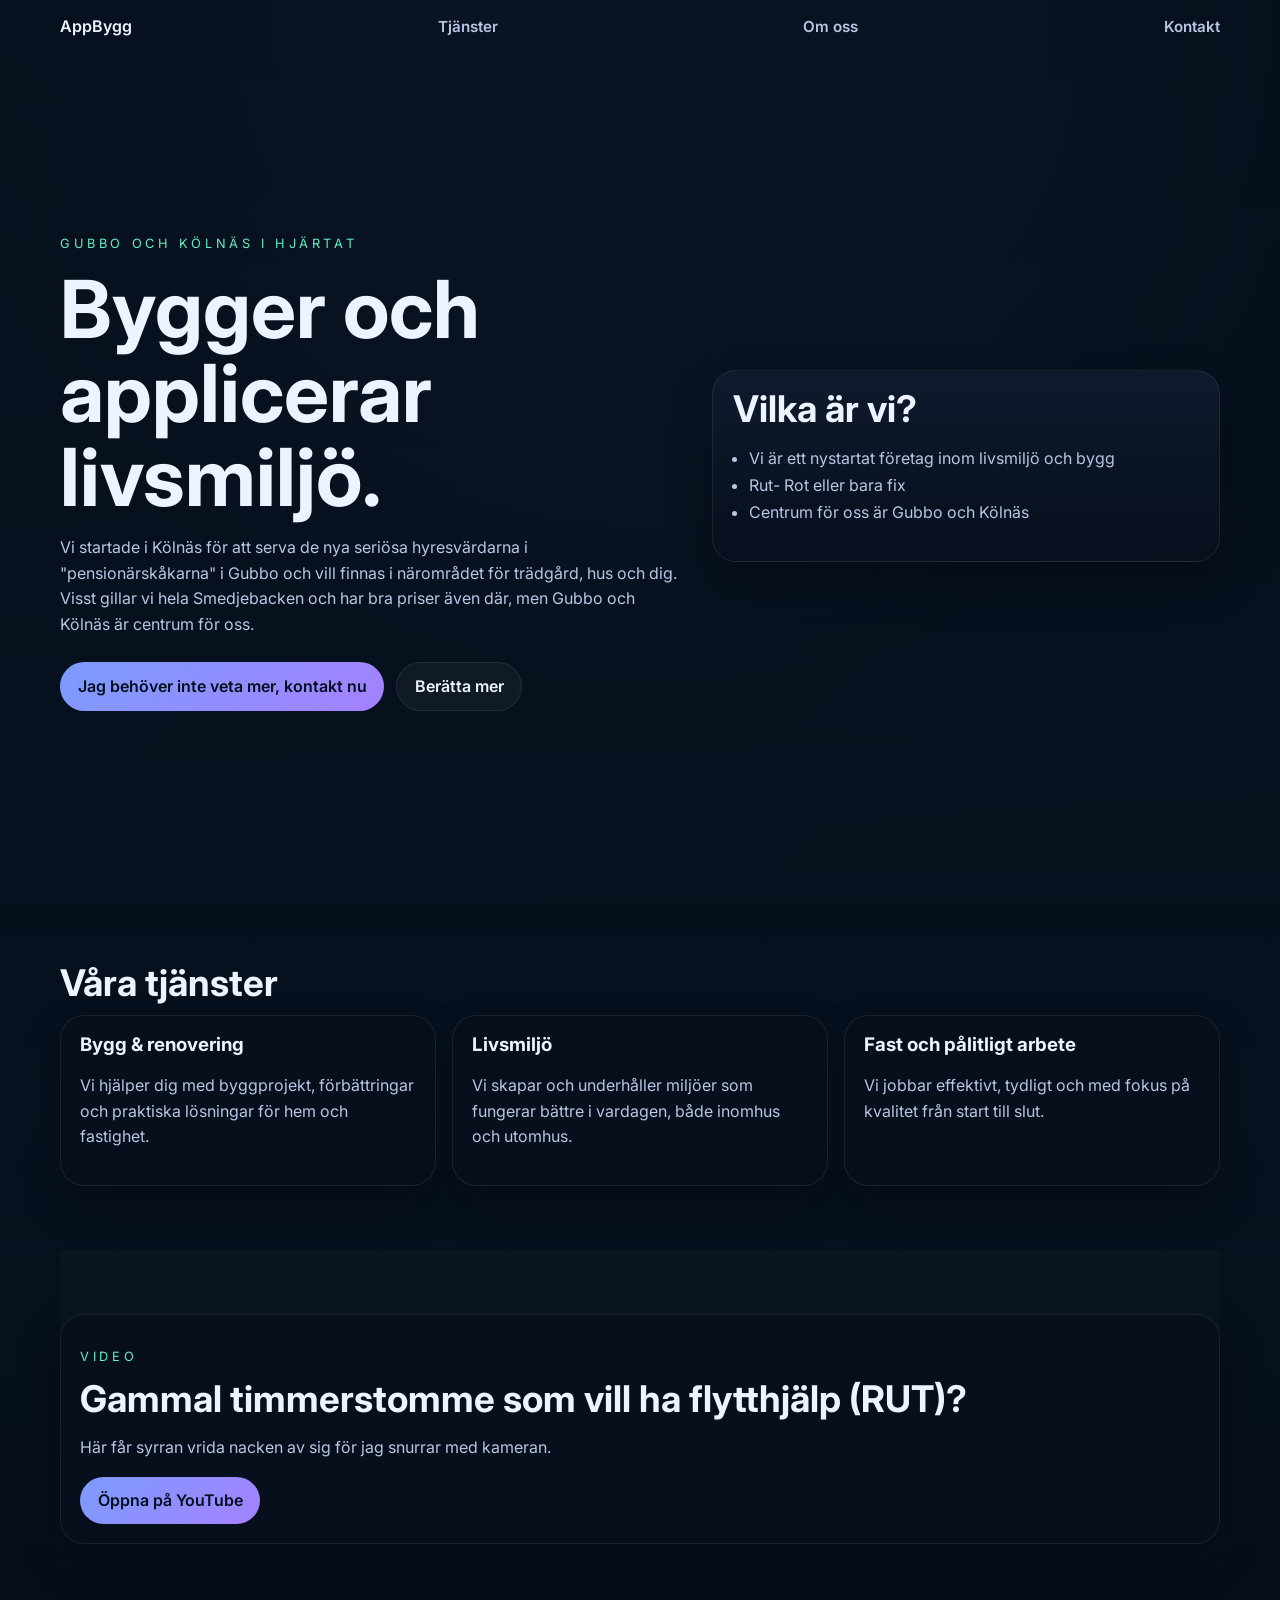
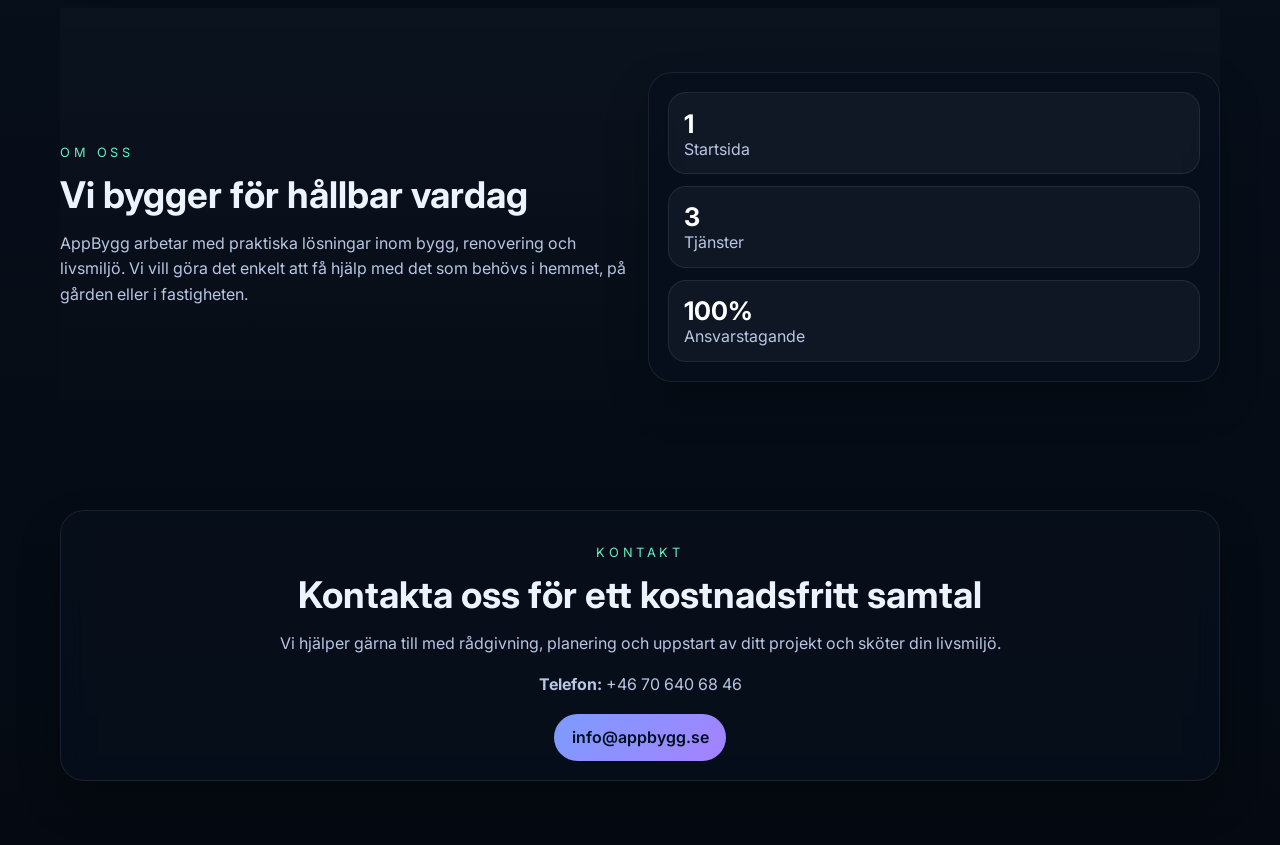
<file: index.html>
<!DOCTYPE html>
<html lang="sv">
  <head>
    <meta charset="UTF-8" />
    <meta name="viewport" content="width=device-width, initial-scale=1.0" />
    <title>AppBygg – Startsida</title>
    <link rel="preconnect" href="https://fonts.googleapis.com" />
    <link rel="preconnect" href="https://fonts.gstatic.com" crossorigin />
    <link
      href="https://fonts.googleapis.com/css2?family=Inter:wght@400;500;600;700;800&display=swap"
      rel="stylesheet"
    />
    <link rel="stylesheet" href="style.css" />
  </head>
  <body>
    <header class="hero">
      <nav class="nav container">
        <a class="brand" href="#">AppBygg</a>
        <a class="nav-link" href="#features">Tjänster</a>
        <a class="nav-link" href="#about">Om oss</a>
        <a class="nav-link" href="#contact">Kontakt</a>
      </nav>

      <section class="container hero-grid">
        <div>
          <p class="eyebrow">Gubbo och Kölnäs i hjärtat</p>
          <h1>Bygger och applicerar livsmiljö.</h1>
          <p class="lead">
            Vi startade i Kölnäs för att serva de nya seriösa hyresvärdarna i "pensionärskåkarna" i Gubbo och vill finnas i närområdet för trädgård, hus och dig.
            Visst gillar vi hela Smedjebacken och har bra priser även där, men Gubbo och Kölnäs är centrum för oss.
          </p>
          <div class="actions">
            <a class="button primary" href="#contact">Jag behöver inte veta mer, kontakt nu</a>
            <a class="button secondary" href="#features">Berätta mer</a>
          </div>
        </div>

        <aside class="card spotlight" aria-label="Highlights">
          <h2>Vilka är vi?</h2>
          <ul>
            <li>Vi är ett nystartat företag inom livsmiljö och bygg</li>
            <li>Rut- Rot eller bara fix</li>
            <li>Centrum för oss är Gubbo och Kölnäs</li>
          </ul>
        </aside>
      </section>
    </header>

    <main>
      <section id="features" class="container section">
        <h2>Våra tjänster</h2>
        <div class="grid three">
          <article class="card">
            <h3>Bygg & renovering</h3>
            <p>Vi hjälper dig med byggprojekt, förbättringar och praktiska lösningar för hem och fastighet.</p>
          </article>
          <article class="card">
            <h3>Livsmiljö</h3>
            <p>Vi skapar och underhåller miljöer som fungerar bättre i vardagen, både inomhus och utomhus.</p>
          </article>
          <article class="card">
            <h3>Fast och pålitligt arbete</h3>
            <p>Vi jobbar effektivt, tydligt och med fokus på kvalitet från start till slut.</p>
          </article>
        </div>
      </section>

      <section class="container section alt-section">
        <article class="card video-card">
          <p class="eyebrow">Video</p>
          <h2>Gammal timmerstomme som vill ha flytthjälp (RUT)?</h2>
          <p>Här får syrran vrida nacken av sig för jag snurrar med kameran.</p>
          <a class="button primary" href="https://www.youtube.com/watch?v=5G92G7T50CM" target="_blank" rel="noopener noreferrer">Öppna på YouTube</a>
        </article>
      </section>

      <section id="about" class="container section alt-section">
        <div class="grid two align-center">
          <div>
            <p class="eyebrow">Om oss</p>
            <h2>Vi bygger för hållbar vardag</h2>
            <p>
              AppBygg arbetar med praktiska lösningar inom bygg, renovering och livsmiljö.
              Vi vill göra det enkelt att få hjälp med det som behövs i hemmet, på gården eller i fastigheten.
            </p>
          </div>
          <article class="card stats-card">
            <div class="stat"><strong>1</strong><span>Startsida</span></div>
            <div class="stat"><strong>3</strong><span>Tjänster</span></div>
            <div class="stat"><strong>100%</strong><span>Ansvarstagande</span></div>
          </article>
        </div>
      </section>

      <section id="contact" class="container section">
        <article class="card contact-card">
          <p class="eyebrow">Kontakt</p>
          <h2>Kontakta oss för ett kostnadsfritt samtal</h2>
          <p>Vi hjälper gärna till med rådgivning, planering och uppstart av ditt projekt och sköter din livsmiljö.</p>
          <p><strong>Telefon:</strong> +46 70 640 68 46</p>
          <a class="button primary" href="mailto:info@appbygg.se">info@appbygg.se</a>
        </article>
      </section>
    </main>
  </body>
</html>
</file>
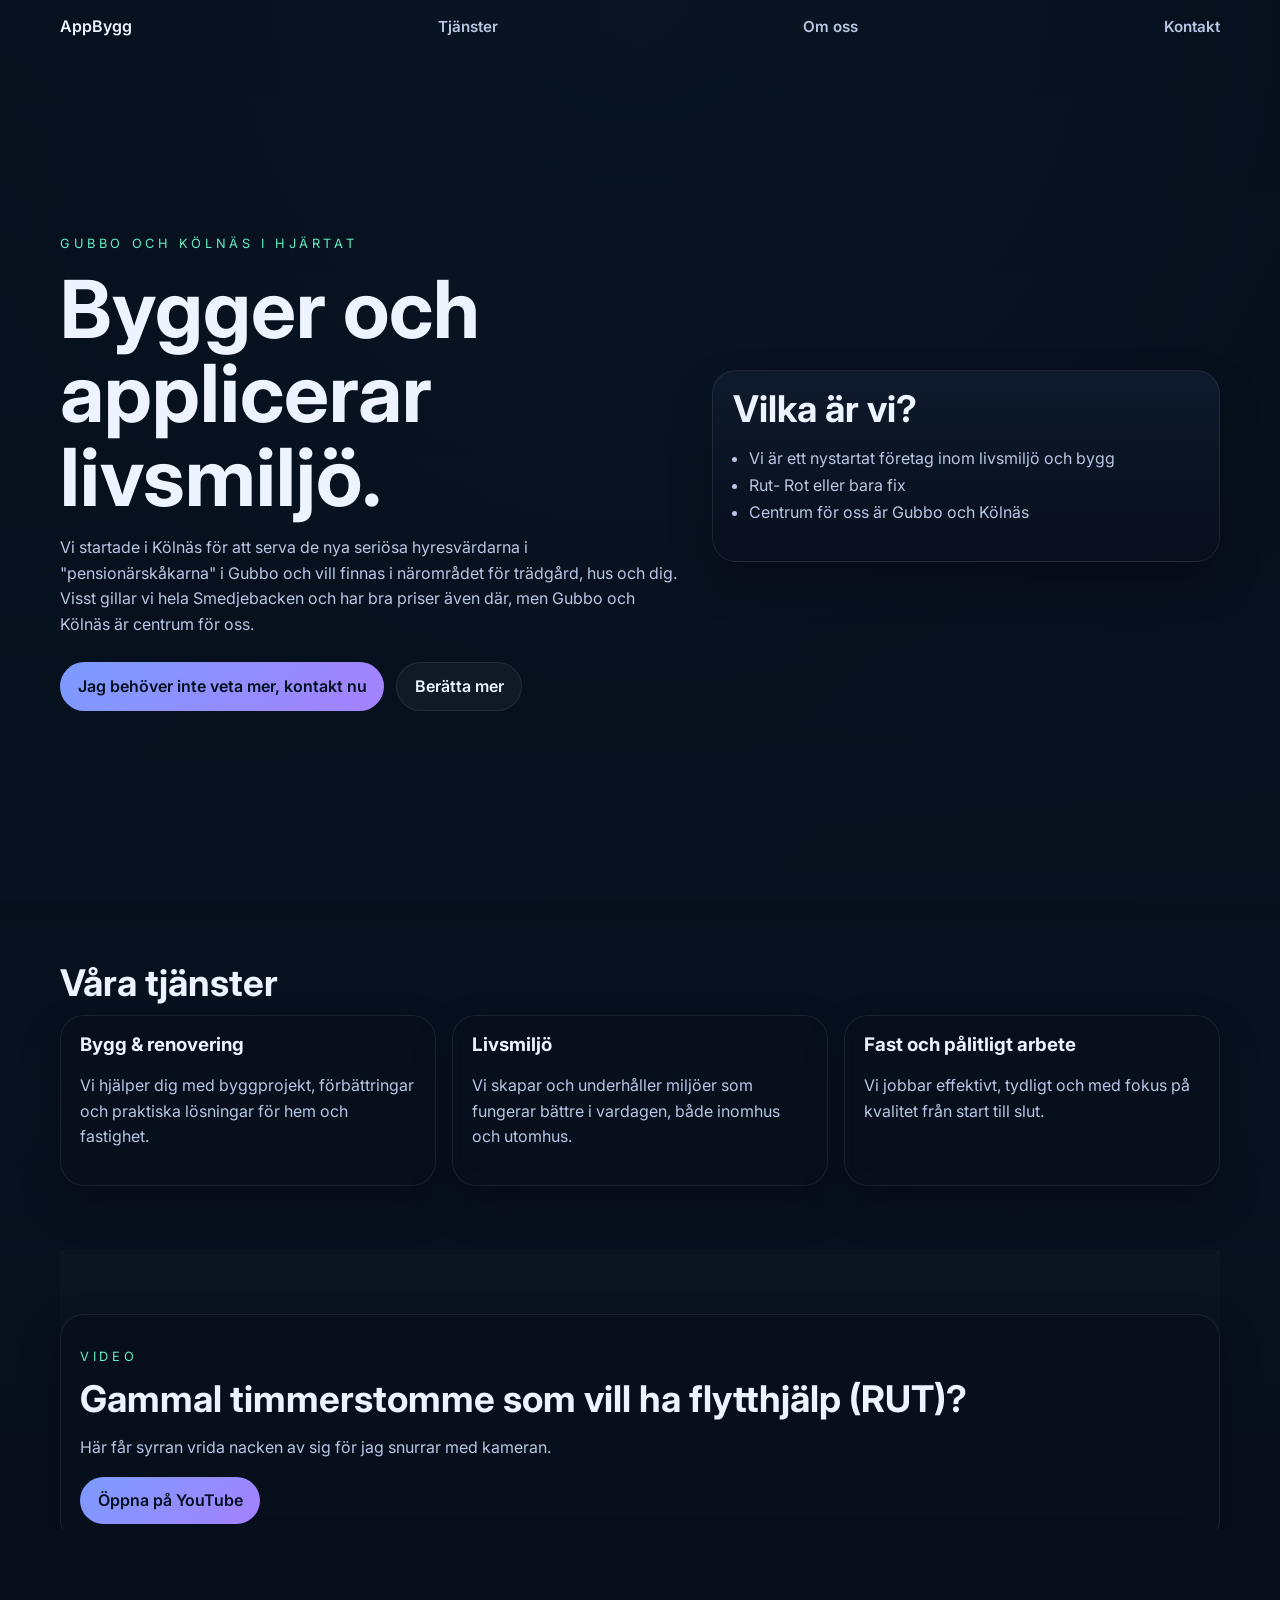
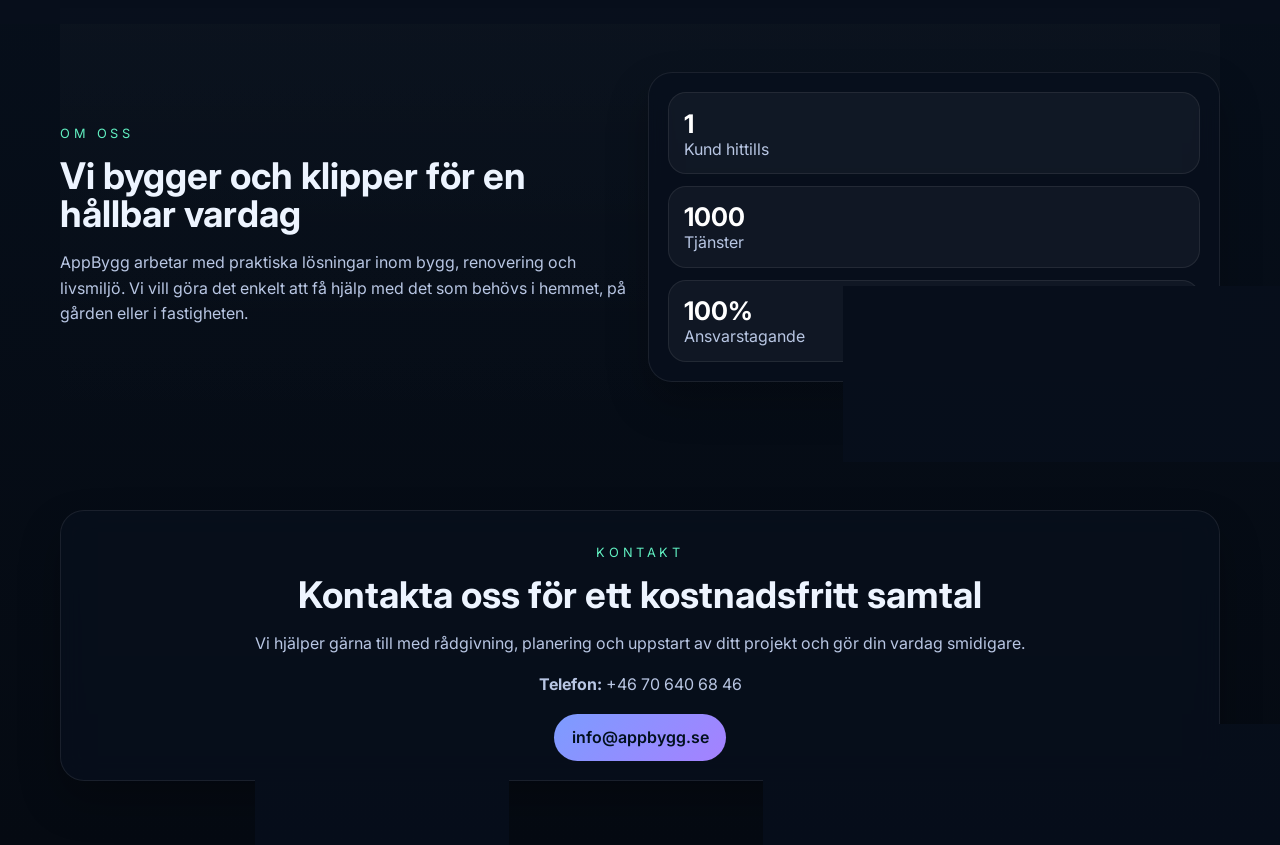
<file: appbygg.html>
<!DOCTYPE html>
<html lang="sv">
  <head>
    <meta charset="UTF-8" />
    <meta name="viewport" content="width=device-width, initial-scale=1.0" />
    <title>AppBygg – Startsida</title>
    <link rel="preconnect" href="https://fonts.googleapis.com" />
    <link rel="preconnect" href="https://fonts.gstatic.com" crossorigin />
    <link
      href="https://fonts.googleapis.com/css2?family=Inter:wght@400;500;600;700;800&display=swap"
      rel="stylesheet"
    />
    <link rel="stylesheet" href="style.css" />
  </head>
  <body>
    <header class="hero">
      <nav class="nav container">
        <a class="brand" href="#">AppBygg</a>
        <a class="nav-link" href="#features">Tjänster</a>
        <a class="nav-link" href="#about">Om oss</a>
        <a class="nav-link" href="#contact">Kontakt</a>
      </nav>

      <section class="container hero-grid">
        <div>
          <p class="eyebrow">Gubbo och Kölnäs i hjärtat</p>
          <h1>Bygger och applicerar livsmiljö.</h1>
          <p class="lead">
            Vi startade i Kölnäs för att serva de nya seriösa hyresvärdarna i "pensionärskåkarna" i Gubbo och vill finnas i närområdet för trädgård, hus och dig.
            Visst gillar vi hela Smedjebacken och har bra priser även där, men Gubbo och Kölnäs är centrum för oss.
          </p>
          <div class="actions">
            <a class="button primary" href="#contact">Jag behöver inte veta mer, kontakt nu</a>
            <a class="button secondary" href="#features">Berätta mer</a>
          </div>
        </div>

        <aside class="card spotlight" aria-label="Highlights">
          <h2>Vilka är vi?</h2>
          <ul>
            <li>Vi är ett nystartat företag inom livsmiljö och bygg</li>
            <li>Rut- Rot eller bara fix</li>
            <li>Centrum för oss är Gubbo och Kölnäs</li>
          </ul>
        </aside>
      </section>
    </header>

    <main>
      <section id="features" class="container section">
        <h2>Våra tjänster</h2>
        <div class="grid three">
          <article class="card">
            <h3>Bygg & renovering</h3>
            <p>Vi hjälper dig med byggprojekt, förbättringar och praktiska lösningar för hem och fastighet.</p>
          </article>
          <article class="card">
            <h3>Livsmiljö</h3>
            <p>Vi skapar och underhåller miljöer som fungerar bättre i vardagen, både inomhus och utomhus.</p>
          </article>
          <article class="card">
            <h3>Fast och pålitligt arbete</h3>
            <p>Vi jobbar effektivt, tydligt och med fokus på kvalitet från start till slut.</p>
          </article>
        </div>
      </section>

      <section class="container section alt-section">
        <article class="card video-card">
          <p class="eyebrow">Video</p>
          <h2>Gammal timmerstomme som vill ha flytthjälp (RUT)?</h2>
          <p>Här får syrran vrida nacken av sig för jag snurrar med kameran.</p>
          <a class="button primary" href="https://www.youtube.com/watch?v=5G92G7T50CM" target="_blank" rel="noopener noreferrer">Öppna på YouTube</a>
        </article>
      </section>

      <section id="about" class="container section alt-section">
        <div class="grid two align-center">
          <div>
            <p class="eyebrow">Om oss</p>
            <h2>Vi bygger och klipper för en hållbar vardag</h2>
            <p>
              AppBygg arbetar med praktiska lösningar inom bygg, renovering och livsmiljö.
              Vi vill göra det enkelt att få hjälp med det som behövs i hemmet, på gården eller i fastigheten.
            </p>
          </div>
          <article class="card stats-card">
            <div class="stat"><strong>1</strong><span>Kund hittills</span></div>
            <div class="stat"><strong>1000</strong><span>Tjänster</span></div>
            <div class="stat"><strong>100%</strong><span>Ansvarstagande</span></div>
          </article>
        </div>
      </section>

      <section id="contact" class="container section">
        <article class="card contact-card">
          <p class="eyebrow">Kontakt</p>
          <h2>Kontakta oss för ett kostnadsfritt samtal</h2>
          <p>Vi hjälper gärna till med rådgivning, planering och uppstart av ditt projekt och gör din vardag smidigare.</p>
          <p><strong>Telefon:</strong> +46 70 640 68 46</p>
          <a class="button primary" href="mailto:info@appbygg.se">info@appbygg.se</a>
        </article>
      </section>
    </main>
  </body>
</html>
</file>
<file: style.css>
:root {
  color-scheme: dark;
  --bg: #07111f;
  --panel: rgba(8, 15, 29, 0.82);
  --panel-strong: #0f1b2d;
  --text: #edf4ff;
  --muted: #b8c6e3;
  --accent: #7c9cff;
  --accent-2: #61f0c1;
  --border: rgba(255, 255, 255, 0.08);
}

* { box-sizing: border-box; }
html { scroll-behavior: smooth; }
body {
  margin: 0;
  font-family: 'Inter', sans-serif;
  color: var(--text);
  background:
    radial-gradient(circle at top, rgba(124, 156, 255, 0.12), transparent 28%),
    linear-gradient(180deg, #040b15 0%, var(--bg) 45%, #050a12 100%);
}

img { max-width: 100%; }

a { text-decoration: none; }

.container {
  width: min(1160px, calc(100% - 2rem));
  margin: 0 auto;
}

.hero {
  min-height: 100vh;
  background:
    linear-gradient(135deg, rgba(7, 17, 31, 0.84), rgba(7, 17, 31, 0.58)),
    url("https://images.unsplash.com/photo-1498050108023-c5249f4df085?auto=format&fit=crop&w=1200&q=80") center/cover no-repeat;
}

.nav {
  display: flex;
  align-items: center;
  justify-content: space-between;
  gap: 1rem;
  padding: 1rem 0;
}

.brand,
.nav-link {
  color: var(--text);
  font-weight: 600;
}

.nav-link {
  color: var(--muted);
  font-size: 0.95rem;
}

.hero-grid {
  display: grid;
  grid-template-columns: 1.1fr 0.9fr;
  gap: 2rem;
  align-items: center;
  min-height: calc(100vh - 72px);
}

.eyebrow {
  text-transform: uppercase;
  letter-spacing: 0.28em;
  font-size: 0.8rem;
  color: var(--accent-2);
}

h1, h2, h3 {
  margin-top: 0;
  line-height: 1.05;
}

h1 {
  font-size: clamp(2.8rem, 7vw, 5rem);
  margin-bottom: 1rem;
}

h2 {
  font-size: clamp(1.6rem, 4vw, 2.3rem);
  margin-bottom: 0.75rem;
}

.lead,
p {
  color: var(--muted);
  line-height: 1.6;
}

.actions {
  display: flex;
  gap: 0.75rem;
  margin-top: 1.5rem;
}

.button {
  display: inline-flex;
  align-items: center;
  justify-content: center;
  padding: 0.85rem 1.1rem;
  border-radius: 999px;
  font-weight: 600;
  transition: transform 0.2s ease, opacity 0.2s ease;
}

.button:hover { transform: translateY(-1px); }

.button.primary {
  background: linear-gradient(135deg, var(--accent), #a581ff);
  color: #02101e;
}

.button.secondary {
  border: 1px solid var(--border);
  color: var(--text);
  background: rgba(255, 255, 255, 0.04);
}

.card {
  background: var(--panel);
  border: 1px solid var(--border);
  border-radius: 24px;
  box-shadow: 0 20px 40px rgba(0, 0, 0, 0.25);
  backdrop-filter: blur(14px);
  padding: 1.2rem;
}

.spotlight {
  background: linear-gradient(180deg, rgba(15, 27, 45, 0.95), rgba(8, 15, 29, 0.97));
}

.spotlight ul {
  padding-left: 1rem;
  color: var(--muted);
  line-height: 1.7;
}

.section {
  padding: 4rem 0;
}

.alt-section {
  background: linear-gradient(180deg, rgba(255,255,255,0.02), transparent);
}

.grid {
  display: grid;
  gap: 1rem;
}

.grid.three { grid-template-columns: repeat(3, 1fr); }
.grid.two { grid-template-columns: repeat(2, 1fr); }
.align-center { align-items: center; }

.stats-card {
  display: grid;
  gap: 0.75rem;
}

.stat {
  background: rgba(255, 255, 255, 0.04);
  border: 1px solid var(--border);
  border-radius: 18px;
  padding: 0.9rem;
}

.stat strong {
  display: block;
  font-size: 1.6rem;
  color: #ffffff;
}

.stat span { color: var(--muted); }

.contact-card { text-align: center; }

.video-card {
  text-align: left;
}

.video-wrap {
  position: relative;
  width: 100%;
  aspect-ratio: 16 / 9;
  border-radius: 18px;
  overflow: hidden;
  border: 1px solid var(--border);
  background: #000;
}

.video-wrap iframe,
.video-wrap video {
  position: absolute;
  inset: 0;
  width: 100%;
  height: 100%;
  border: 0;
  background: #000;
}

@media (max-width: 980px) {
  .hero-grid,
  .grid.two,
  .grid.three { grid-template-columns: 1fr; }
}

@media (max-width: 720px) {
  .nav { flex-wrap: wrap; }
  .nav-link { display: none; }
  .actions { flex-wrap: wrap; }
  .button { width: 100%; }
  .section { padding: 3rem 0; }
}
</file>
